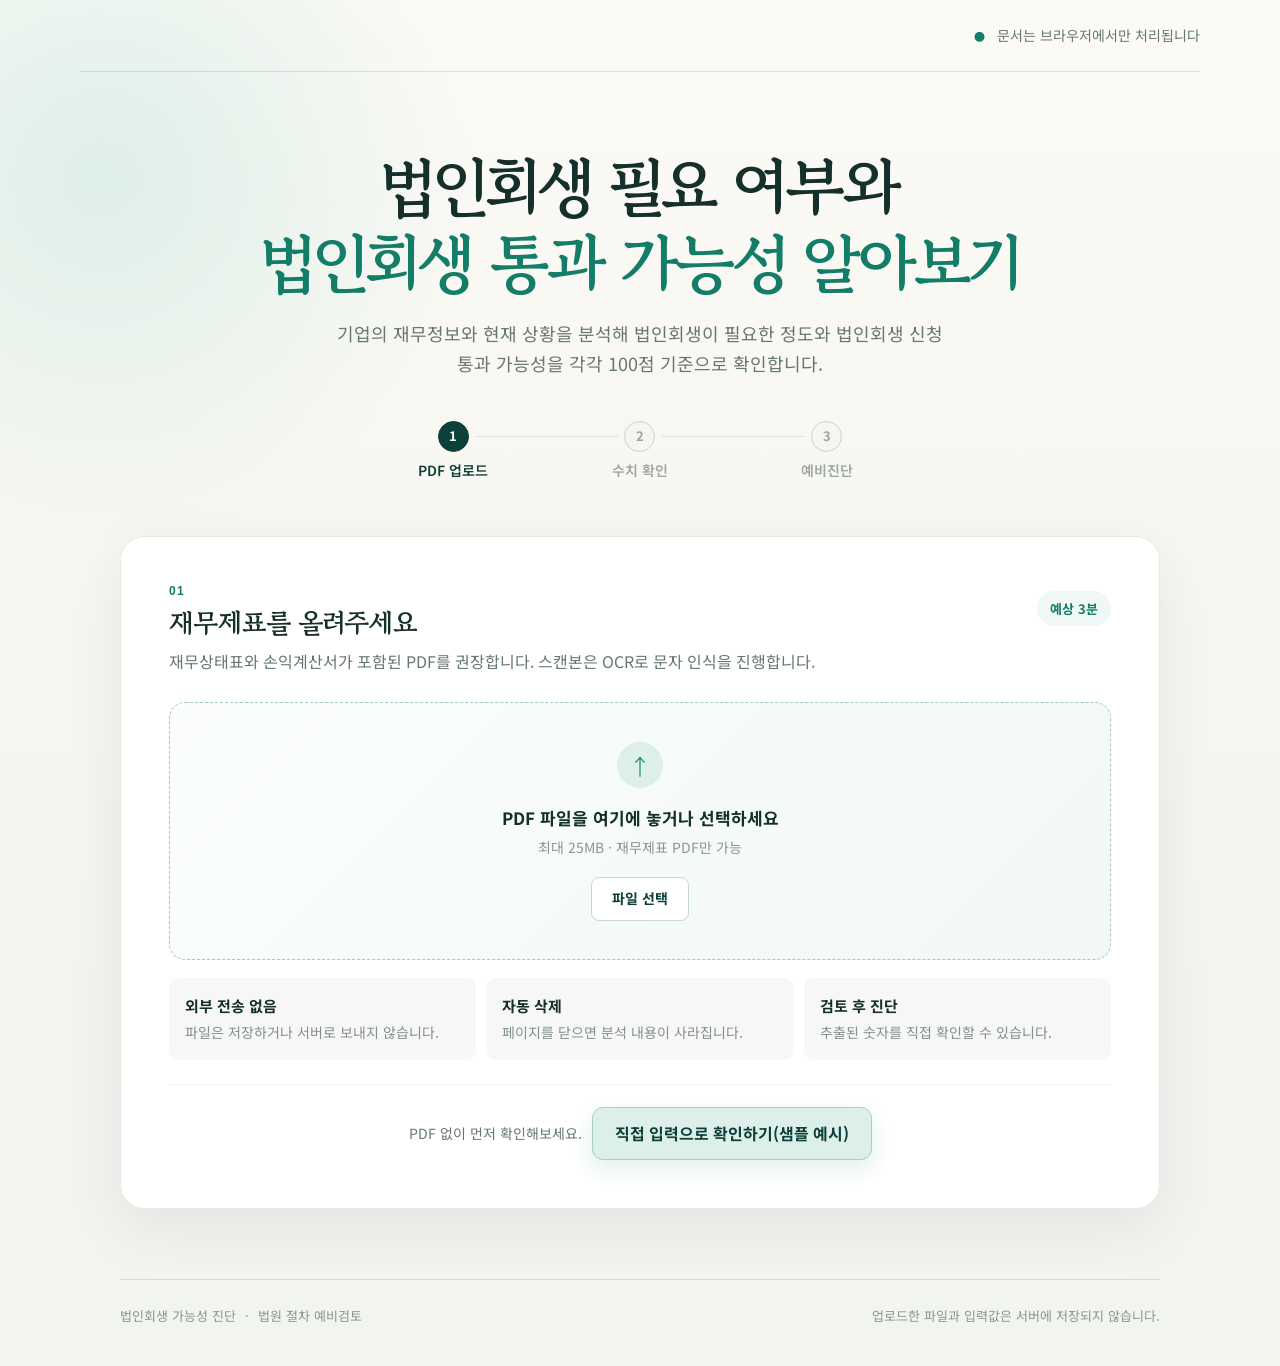
<file: index.html>
<!doctype html>
<html lang="ko">
  <head>
    <meta charset="UTF-8" />
    <meta name="viewport" content="width=device-width, initial-scale=1.0" />
    <meta
      name="description"
      content="재무제표 PDF와 기업 현황을 분석해 법인회생 필요성과 신청 통과 가능성을 점수로 확인하는 예비진단 도구"
    />
    <meta name="color-scheme" content="light" />
    <title>법인회생 가능성 예비진단</title>
    <link rel="stylesheet" href="./styles.css?v=20260806-14" />
  </head>
  <body>
    <div class="site-shell">
      <header class="topbar">
        <div class="secure-note"><span aria-hidden="true">●</span> 문서는 브라우저에서만 처리됩니다</div>
      </header>

      <main id="top">
        <section class="hero" aria-labelledby="page-title">
          <h1 id="page-title">법인회생 필요 여부와<br /><em>법인회생 통과 가능성 알아보기</em></h1>
          <p>
            기업의 재무정보와 현재 상황을 분석해 법인회생이 필요한 정도와
            법인회생 신청 통과 가능성을 각각 100점 기준으로 확인합니다.
          </p>
          <ol class="steps" aria-label="진단 단계">
            <li class="active" data-step="1"><b>1</b><span>PDF 업로드</span></li>
            <li data-step="2"><b>2</b><span>수치 확인</span></li>
            <li data-step="3"><b>3</b><span>예비진단</span></li>
          </ol>
        </section>

        <section class="workspace-card" id="upload-section" aria-labelledby="upload-title">
          <div class="section-heading">
            <div>
              <span class="section-number">01</span>
              <h2 id="upload-title">재무제표를 올려주세요</h2>
            <p>재무상태표와 손익계산서가 포함된 PDF를 권장합니다. 스캔본은 OCR로 문자 인식을 진행합니다.</p>
            </div>
            <span class="time-chip">예상 3분</span>
          </div>

          <label class="dropzone" id="dropzone" for="pdf-file">
            <input id="pdf-file" type="file" accept="application/pdf,.pdf" />
            <span class="upload-icon" aria-hidden="true">↑</span>
            <strong>PDF 파일을 여기에 놓거나 선택하세요</strong>
            <span>최대 25MB · 재무제표 PDF만 가능</span>
            <span class="file-button">파일 선택</span>
          </label>

          <div class="upload-status" id="upload-status" role="status" aria-live="polite" hidden>
            <span class="status-icon" aria-hidden="true">✓</span>
            <div>
              <strong id="status-title">파일을 확인했습니다</strong>
              <span id="status-detail"></span>
            </div>
            <button class="text-button" id="remove-file" type="button">다시 선택</button>
          </div>

          <div class="privacy-row">
            <p><b>외부 전송 없음</b><span>파일은 저장하거나 서버로 보내지 않습니다.</span></p>
            <p><b>자동 삭제</b><span>페이지를 닫으면 분석 내용이 사라집니다.</span></p>
            <p><b>검토 후 진단</b><span>추출된 숫자를 직접 확인할 수 있습니다.</span></p>
          </div>

          <div class="sample-row">
            <span>PDF 없이 먼저 확인해보세요.</span>
            <button class="link-button" id="sample-button" type="button">직접 입력으로 확인하기(샘플 예시)</button>
          </div>
        </section>

        <section class="workspace-card verify-card" id="verify-section" aria-labelledby="verify-title" hidden>
          <div class="section-heading">
            <div>
              <span class="section-number">02</span>
              <h2 id="verify-title">추출된 수치를 확인해주세요</h2>
              <p>자동 추출은 표 구조에 따라 오차가 있을 수 있습니다. 결산서와 다른 값은 수정해주세요.</p>
            </div>
            <span class="review-chip">직접 수정 가능</span>
          </div>

          <form id="diagnosis-form">
            <div class="meta-grid">
              <label>
                <span>회사명 <small>(선택)</small></span>
                <input id="company-name" name="companyName" type="text" placeholder="예: 주식회사 새봄" />
              </label>
              <label>
                <span>기준연도</span>
                <input id="fiscal-year" name="fiscalYear" type="number" min="2000" max="2100" />
              </label>
              <label>
                <span>금액 단위</span>
                <select id="amount-unit" name="amountUnit">
                  <option value="1">원</option>
                  <option value="1000">천원</option>
                  <option value="1000000" selected>백만원</option>
                </select>
              </label>
            </div>

            <div class="form-section-title">
              <h3>핵심 재무정보</h3>
              <span>음수는 - 기호로 입력</span>
            </div>
            <div class="metric-grid">
              <label><span>유동자산</span><div class="amount-input"><input name="currentAssets" inputmode="decimal" placeholder="0" /><i>단위 적용</i></div><small class="amount-korean" data-amount-korean="currentAssets"></small></label>
              <label><span>유동부채</span><div class="amount-input"><input name="currentLiabilities" inputmode="decimal" placeholder="0" /><i>단위 적용</i></div><small class="amount-korean" data-amount-korean="currentLiabilities"></small></label>
              <label><span>자산총계</span><div class="amount-input"><input name="totalAssets" inputmode="decimal" placeholder="0" required /><i>단위 적용</i></div><small class="amount-korean" data-amount-korean="totalAssets"></small></label>
              <label><span>부채총계</span><div class="amount-input"><input name="totalLiabilities" inputmode="decimal" placeholder="0" required /><i>단위 적용</i></div><small class="amount-korean" data-amount-korean="totalLiabilities"></small></label>
              <label><span>매출액</span><div class="amount-input"><input name="revenue" inputmode="decimal" placeholder="0" required /><i>단위 적용</i></div><small class="amount-korean" data-amount-korean="revenue"></small></label>
              <label><span>영업이익(손실)</span><div class="amount-input"><input name="operatingProfit" inputmode="decimal" placeholder="0" /><i>단위 적용</i></div><small class="amount-korean" data-amount-korean="operatingProfit"></small></label>
              <label><span>당기순이익(손실)</span><div class="amount-input"><input name="netIncome" inputmode="decimal" placeholder="0" /><i>단위 적용</i></div><small class="amount-korean" data-amount-korean="netIncome"></small></label>
              <label><span>현금 및 현금성자산</span><div class="amount-input"><input name="cash" inputmode="decimal" placeholder="0" /><i>단위 적용</i></div><small class="amount-korean" data-amount-korean="cash"></small></label>
              <label><span>이자비용</span><div class="amount-input"><input name="interestExpense" inputmode="decimal" placeholder="0" /><i>단위 적용</i></div><small class="amount-korean" data-amount-korean="interestExpense"></small></label>
              <label><span>영업활동 현금흐름</span><div class="amount-input"><input name="operatingCashFlow" inputmode="decimal" placeholder="0" /><i>단위 적용</i></div><small class="amount-korean" data-amount-korean="operatingCashFlow"></small></label>
            </div>

            <div class="form-section-title situation-title">
              <h3>현재 상황</h3>
              <span>진단의 정확도를 높이는 항목입니다</span>
            </div>
            <div class="situation-grid">
              <fieldset>
                <legend>현재 영업을 계속하고 있나요?</legend>
                <div class="choice-pills">
                  <label><input type="radio" name="businessContinuing" value="yes" checked /><span>예</span></label>
                  <label><input type="radio" name="businessContinuing" value="no" /><span>아니오</span></label>
                </div>
              </fieldset>
              <fieldset>
                <legend>최근 3개월 내 연체가 있나요?</legend>
                <div class="choice-pills">
                  <label><input type="radio" name="arrears" value="no" checked /><span>없음</span></label>
                  <label><input type="radio" name="arrears" value="yes" /><span>있음</span></label>
                </div>
              </fieldset>
              <fieldset>
                <legend>가압류·강제집행이 진행 중인가요?</legend>
                <div class="choice-pills">
                  <label><input type="radio" name="attachment" value="no" checked /><span>아니오</span></label>
                  <label><input type="radio" name="attachment" value="yes" /><span>예</span></label>
                </div>
              </fieldset>
              <fieldset>
                <legend>국세·지방세 체납이 있나요?</legend>
                <div class="choice-pills">
                  <label><input type="radio" name="taxArrears" value="no" checked /><span>없음</span></label>
                  <label><input type="radio" name="taxArrears" value="yes" /><span>있음</span></label>
                </div>
              </fieldset>
            </div>

            <div class="form-actions">
              <p><b>안내</b> 필수값은 자산총계, 부채총계, 매출액입니다.</p>
              <button class="primary-button" type="submit">예비진단 결과 보기 <span>→</span></button>
            </div>
          </form>
        </section>

        <section class="result-section" id="result-section" aria-labelledby="result-title" hidden>
          <div class="result-hero">
            <div class="result-copy">
              <span class="result-kicker" id="result-kicker">예비진단 완료</span>
              <h2 id="result-title">법인회생 필요성이 높고 <em>신청 통과 가능성도 있습니다</em></h2>
              <p id="result-summary"></p>
              <div class="result-flags" id="result-flags"></div>
            </div>
            <div class="score-panel" aria-label="법인회생 점수 결과">
              <div class="score-ring need-score-ring" id="need-score-ring" aria-label="법인회생 필요성 점수">
                <span><b id="need-score">0</b><i>/ 100</i></span>
                <small>법인회생 필요성</small>
              </div>
              <div class="score-ring pass-score-ring" id="pass-score-ring" aria-label="법인회생 신청 통과 가능성 점수">
                <span><b id="pass-score">0</b><i>/ 100</i></span>
                <small>신청 통과 가능성</small>
              </div>
            </div>
          </div>

          <div class="result-grid">
            <article class="result-card axis-card">
              <div class="card-title"><span>01</span><h3>진단 축</h3></div>
              <div class="axis-list">
                <div><p><span>지급불능 위험</span><b id="distress-value">0</b></p><i><span id="distress-bar"></span></i></div>
                <div><p><span>계속기업 가능성</span><b id="viability-value">0</b></p><i><span id="viability-bar"></span></i></div>
                <div><p><span>구조조정 여력</span><b id="restructure-value">0</b></p><i><span id="restructure-bar"></span></i></div>
              </div>
            </article>

            <article class="result-card ratio-card">
              <div class="card-title"><span>02</span><h3>핵심 재무비율</h3></div>
              <dl>
                <div><dt>유동비율</dt><dd id="current-ratio">-</dd></div>
                <div><dt>부채비율</dt><dd id="debt-ratio">-</dd></div>
                <div><dt>영업이익률</dt><dd id="operating-margin">-</dd></div>
                <div><dt>이자보상배율</dt><dd id="interest-coverage">-</dd></div>
              </dl>
            </article>

            <article class="result-card findings-card">
              <div class="card-title"><span>03</span><h3>주요 판단 근거</h3></div>
              <ul id="findings-list"></ul>
            </article>
          </div>

          <article class="interpretation-card" aria-labelledby="interpretation-title">
            <div class="interpretation-heading">
              <span class="section-number">RESULT GUIDE</span>
              <h3 id="interpretation-title">이 결과를 이렇게 해석하세요</h3>
              <p>점수만 보지 말고 현재 위기, 영업 지속성, 법원 절차 검토 요소를 함께 확인해야 합니다.</p>
            </div>
            <div class="interpretation-grid">
              <section>
                <b>01</b>
                <strong>법인회생 필요성</strong>
                <p id="result-need-explanation"></p>
              </section>
              <section>
                <b>02</b>
                <strong>신청 통과 가능성</strong>
                <p id="result-pass-explanation"></p>
              </section>
              <section>
                <b>03</b>
                <strong>재무수치의 근거</strong>
                <p id="result-financial-explanation"></p>
              </section>
              <section>
                <b>04</b>
                <strong>법원 판단 전 확인사항</strong>
                <p id="result-procedure-explanation"></p>
              </section>
            </div>
          </article>

          <article class="next-step-card">
            <div>
              <span class="section-number">NEXT</span>
              <h3>지금 준비하면 좋은 자료</h3>
              <p>전문가 상담 전 아래 자료를 정리하면 법인회생절차의 검토 가능성과 자금계획을 더 구체적으로 살펴볼 수 있습니다.</p>
            </div>
            <ol>
              <li><b>01</b><span><strong>최근 3개년 재무자료</strong>재무제표·부가세 신고자료</span></li>
              <li><b>02</b><span><strong>채권자 및 담보 목록</strong>금융기관·상거래채무·체납</span></li>
              <li><b>03</b><span><strong>향후 13주 자금계획</strong>예상 매출·필수비용·상환일정</span></li>
            </ol>
          </article>

          <div class="result-actions">
            <button class="secondary-button" id="restart-button" type="button">처음부터 다시 진단</button>
            <button class="primary-button" id="print-button" type="button">결과 인쇄·PDF 저장 <span>↗</span></button>
          </div>

          <div class="disclaimer">
            <b>꼭 확인해주세요</b>
            <p>
              본 결과는 입력된 재무정보와 회사 현황을 바탕으로 해당 법인이 법원의 법인회생절차를 검토할 필요성과
              기초적인 가능성을 미리 살펴보는 예비진단입니다. 신청 통과 가능성 점수는 법원의 실제 승인 확률이 아니며,
              법원의 판단을 보장하거나 법률·회계 자문을 대신하지 않습니다. 실제 신청 전에는 변호사·회계사 등
              전문가가 채무구조, 담보권, 현금흐름, 청산가치, 계속기업가치와 회생계획 수행 가능성을 종합 검토해야 합니다.
            </p>
          </div>
        </section>
      </main>

      <footer>
        <p>법인회생 가능성 진단 <span>·</span> 법원 절차 예비검토</p>
        <p>업로드한 파일과 입력값은 서버에 저장되지 않습니다.</p>
      </footer>
    </div>

    <script type="module" src="./app.js?v=20260806-14"></script>
  </body>
</html>
</file>
<file: styles.css>
@import url("https://fonts.googleapis.com/css2?family=Gowun+Batang:wght@700&family=Noto+Sans+KR:wght@400;500;600;700&display=swap");

:root {
  --ink: #152f2b;
  --deep: #0c413a;
  --green: #137d68;
  --mint: #dcf0e9;
  --mint-light: #f0f8f5;
  --paper: #f7f5ef;
  --white: #fff;
  --line: #dbe2dd;
  --muted: #677772;
  --warm: #d7a461;
  --danger: #c85347;
  --shadow: 0 18px 60px rgba(23, 56, 49, 0.08);
}

* { box-sizing: border-box; }
html { scroll-behavior: smooth; }
body {
  margin: 0;
  color: var(--ink);
  background:
    radial-gradient(circle at 8% 13%, rgba(219, 238, 231, 0.9), transparent 23rem),
    linear-gradient(180deg, #fbfaf6 0%, var(--paper) 55%, #f1f4ef 100%);
  font-family: "Noto Sans KR", system-ui, sans-serif;
  line-height: 1.65;
  -webkit-font-smoothing: antialiased;
}
button, input, select { font: inherit; }
button { color: inherit; }
button, label[for] { -webkit-tap-highlight-color: transparent; }
.site-shell { overflow: hidden; }
.topbar {
  width: min(1120px, calc(100% - 40px));
  margin: 0 auto;
  padding: 24px 0;
  display: flex;
  justify-content: flex-end;
  align-items: center;
  border-bottom: 1px solid rgba(21, 47, 43, 0.12);
}
.brand { color: inherit; display: flex; align-items: center; gap: 12px; text-decoration: none; }
.brand-mark {
  width: 42px; height: 42px; display: grid; place-items: center;
  background: var(--deep); color: white; border-radius: 50% 50% 50% 8px;
  font: 700 22px/1 Georgia, serif;
}
.brand strong, .brand small { display: block; }
.brand strong { font-size: 15px; letter-spacing: -0.03em; }
.brand small { margin-top: -2px; color: var(--muted); font: 500 9px/1.2 Arial, sans-serif; letter-spacing: 0.08em; text-transform: uppercase; }
.secure-note { color: var(--muted); font-size: 12px; }
.secure-note span { color: var(--green); font-size: 8px; margin-right: 8px; }
main { width: min(1040px, calc(100% - 40px)); margin: 0 auto; }
.hero { padding: 76px 0 54px; text-align: center; }
.eyebrow { color: var(--green); font-size: 13px; font-weight: 700; letter-spacing: 0.04em; }
.eyebrow span { display: inline-grid; place-items: center; width: 22px; height: 22px; margin-right: 8px; border: 1px solid var(--green); border-radius: 50%; font-size: 11px; }
.hero h1 { margin: 0 0 20px; font: 700 clamp(38px, 6vw, 64px)/1.18 "Gowun Batang", Georgia, serif; letter-spacing: -0.055em; }
.hero h1 em { color: var(--green); font-style: normal; }
.hero > p { max-width: 620px; margin: 0 auto; color: var(--muted); font-size: 15px; word-break: keep-all; }
.steps { max-width: 560px; margin: 42px auto 0; padding: 0; display: grid; grid-template-columns: repeat(3, 1fr); list-style: none; }
.steps li { position: relative; display: flex; flex-direction: column; align-items: center; gap: 7px; color: #9ba7a3; font-size: 11px; font-weight: 600; }
.steps li:not(:last-child)::after { content: ""; position: absolute; top: 15px; left: calc(50% + 22px); width: calc(100% - 44px); height: 1px; background: var(--line); }
.steps b { width: 31px; height: 31px; z-index: 1; display: grid; place-items: center; border: 1px solid #cad4cf; border-radius: 50%; background: var(--paper); font-size: 11px; }
.steps li.active { color: var(--deep); }
.steps li.active b, .steps li.complete b { border-color: var(--deep); background: var(--deep); color: white; }
.steps li.complete::after { background: var(--green); }
.workspace-card { margin-bottom: 32px; padding: 48px; border: 1px solid rgba(21, 47, 43, 0.1); border-radius: 24px; background: rgba(255,255,255,0.92); box-shadow: var(--shadow); }
.section-heading { margin-bottom: 28px; display: flex; align-items: flex-start; justify-content: space-between; gap: 24px; }
.section-number { display: block; margin-bottom: 8px; color: var(--green); font: 700 10px/1 Arial, sans-serif; letter-spacing: 0.12em; }
.section-heading h2 { margin: 0; font: 700 27px/1.35 "Gowun Batang", Georgia, serif; letter-spacing: -0.04em; }
.section-heading p { margin: 7px 0 0; color: var(--muted); font-size: 13px; }
.time-chip, .review-chip { flex: none; margin-top: 6px; padding: 7px 13px; border-radius: 999px; color: var(--green); background: var(--mint-light); font-size: 10px; font-weight: 700; }
.dropzone { min-height: 258px; display: flex; flex-direction: column; align-items: center; justify-content: center; border: 1.5px dashed #a9c8bc; border-radius: 16px; background: linear-gradient(135deg, #fbfefc, #f1f8f5); cursor: pointer; transition: .2s ease; }
.dropzone:hover, .dropzone.dragging { border-color: var(--green); background: var(--mint-light); transform: translateY(-2px); }
.dropzone input { position: absolute; width: 1px; height: 1px; opacity: 0; }
.upload-icon { width: 46px; height: 46px; display: grid; place-items: center; margin-bottom: 16px; border-radius: 50%; color: var(--green); background: var(--mint); font-size: 22px; font-weight: 300; }
.dropzone strong { font-size: 15px; }
.dropzone > span:nth-of-type(2) { margin-top: 4px; color: #899792; font-size: 11px; }
.file-button { margin-top: 18px; padding: 9px 20px; border: 1px solid #c6d9d2; border-radius: 8px; background: white; color: var(--deep); font-size: 11px; font-weight: 700; }
.upload-status { min-height: 86px; padding: 18px 20px; display: flex; align-items: center; gap: 14px; border: 1px solid #bad7cc; border-radius: 14px; background: var(--mint-light); }
.status-icon { width: 34px; height: 34px; display: grid; place-items: center; flex: none; border-radius: 50%; background: var(--green); color: white; }
.upload-status div { min-width: 0; flex: 1; }
.upload-status strong, .upload-status span { display: block; }
.upload-status strong { font-size: 13px; }
.upload-status span { overflow: hidden; margin-top: 2px; color: var(--muted); font-size: 11px; text-overflow: ellipsis; white-space: nowrap; }
.text-button, .link-button { padding: 4px; border: 0; background: transparent; cursor: pointer; font-size: 11px; font-weight: 700; }
.text-button { color: var(--muted); text-decoration: underline; }
.link-button { color: var(--green); }
.privacy-row { margin-top: 18px; display: grid; grid-template-columns: repeat(3, 1fr); gap: 10px; }
.privacy-row p { margin: 0; padding: 16px; border-radius: 10px; background: #f7f8f5; }
.privacy-row b, .privacy-row span { display: block; }
.privacy-row b { font-size: 11px; }
.privacy-row span { margin-top: 2px; color: #84908c; font-size: 9px; }
.sample-row { margin-top: 24px; padding-top: 22px; display: flex; justify-content: center; gap: 10px; border-top: 1px solid #edf0ed; color: var(--muted); font-size: 11px; }
.sample-row { align-items: center; flex-wrap: wrap; }
.sample-row .link-button {
  min-height: 50px;
  padding: 12px 22px;
  border: 1px solid #a8cfc0;
  border-radius: 11px;
  background: var(--mint);
  color: var(--deep);
  box-shadow: 0 8px 20px rgba(19, 125, 104, .12);
  font-size: 16px;
  transition: .18s ease;
}
.sample-row .link-button:hover { background: #cae9de; transform: translateY(-1px); }
.verify-card { padding-bottom: 38px; }
.meta-grid { display: grid; grid-template-columns: 1.5fr .7fr .8fr; gap: 14px; }
form label > span, .meta-grid label > span { display: block; margin-bottom: 7px; font-size: 11px; font-weight: 700; }
form label small { color: #a1aaa6; font-weight: 400; }
input[type="text"], input[type="number"], input[inputmode="decimal"], select { width: 100%; height: 46px; padding: 0 13px; border: 1px solid var(--line); border-radius: 9px; outline: none; background: white; color: var(--ink); font-size: 13px; transition: .15s ease; }
input:focus, select:focus { border-color: var(--green); box-shadow: 0 0 0 3px rgba(19,125,104,.1); }
.form-section-title { margin: 34px 0 16px; display: flex; align-items: baseline; justify-content: space-between; border-bottom: 1px solid #e9eeea; }
.form-section-title h3 { margin: 0 0 11px; font-size: 14px; }
.form-section-title span { color: #8d9995; font-size: 9px; }
.metric-grid { display: grid; grid-template-columns: repeat(2, 1fr); gap: 13px 18px; }
.amount-input { position: relative; }
.amount-input input { padding-right: 64px; text-align: right; }
.amount-input i { position: absolute; top: 15px; right: 11px; color: #9ba6a2; font-size: 8px; font-style: normal; pointer-events: none; }
.amount-korean { display: block; min-height: 20px; margin-top: 5px; color: var(--green); font-size: 13px; font-weight: 600; line-height: 1.4; text-align: right; word-break: keep-all; }
.situation-title { margin-top: 38px; }
.situation-grid { display: grid; grid-template-columns: repeat(2, 1fr); gap: 12px; }
fieldset { margin: 0; padding: 15px 16px; border: 1px solid var(--line); border-radius: 11px; }
legend { padding: 0 5px; font-size: 10px; font-weight: 700; }
.choice-pills { display: grid; grid-template-columns: repeat(2, 1fr); gap: 7px; }
.choice-pills label { cursor: pointer; }
.choice-pills input { position: absolute; opacity: 0; pointer-events: none; }
.choice-pills span { margin: 0; padding: 7px 10px; border-radius: 7px; background: #f4f6f3; color: var(--muted); font-size: 9px; text-align: center; }
.choice-pills input:checked + span { background: var(--mint); color: var(--deep); box-shadow: inset 0 0 0 1px #a8cfc0; }
.form-actions { margin-top: 32px; padding-top: 24px; display: flex; align-items: center; justify-content: space-between; gap: 20px; border-top: 1px solid #e8ece9; }
.form-actions p { margin: 0; color: var(--muted); font-size: 9px; }
.form-actions p b { color: var(--green); margin-right: 5px; }
.primary-button, .secondary-button { min-height: 48px; padding: 0 24px; border-radius: 9px; cursor: pointer; font-size: 12px; font-weight: 700; transition: .18s ease; }
.primary-button { border: 0; background: var(--deep); color: white; box-shadow: 0 8px 20px rgba(12,65,58,.18); }
.primary-button:hover { background: #07564b; transform: translateY(-1px); }
.primary-button span { margin-left: 10px; }
.secondary-button { border: 1px solid #bdcac5; background: white; color: var(--deep); }
.result-section { margin: 64px 0 40px; }
.result-hero { min-height: 340px; padding: 55px 66px; display: flex; align-items: center; justify-content: space-between; gap: 36px; border-radius: 24px 24px 0 0; background: var(--deep); color: white; box-shadow: var(--shadow); }
.result-copy { max-width: 520px; }
.result-kicker { color: #91cdbd; font-size: 10px; font-weight: 700; letter-spacing: .12em; }
.result-copy h2 { margin: 13px 0 14px; font: 700 clamp(30px, 5vw, 45px)/1.3 "Gowun Batang", Georgia, serif; letter-spacing: -.045em; }
.result-copy h2 em { color: #9ed9c7; font-style: normal; }
.result-copy > p { margin: 0; color: #c6d9d4; font-size: 13px; word-break: keep-all; }
.result-flags { margin-top: 20px; display: flex; flex-wrap: wrap; gap: 7px; }
.result-flags span { padding: 6px 10px; border: 1px solid rgba(255,255,255,.18); border-radius: 999px; color: #e2eeeb; font-size: 9px; }
.score-panel { display: flex; align-items: center; gap: 14px; flex: none; }
.score-ring { --score: 0; --ring-color: #9ed9c7; position: relative; width: 136px; height: 136px; display: grid; place-items: center; flex: none; border-radius: 50%; background: conic-gradient(var(--ring-color) calc(var(--score) * 1%), rgba(255,255,255,.12) 0); }
.need-score-ring { --ring-color: #f0bf7b; }
.pass-score-ring { --ring-color: #9ed9c7; }
.score-ring::before { content: ""; position: absolute; inset: 10px; border-radius: 50%; background: var(--deep); }
.score-ring span, .score-ring small { position: absolute; z-index: 1; }
.score-ring span { top: 40px; }
.score-ring b { font: 700 31px/1 Arial, sans-serif; }
.score-ring i { color: #9bb8b1; font-size: 10px; font-style: normal; }
.score-ring small { width: 100%; bottom: 25px; color: #b5cbc6; font-size: 9px; text-align: center; word-break: keep-all; }
.result-grid { display: grid; grid-template-columns: 1.1fr .9fr 1.2fr; border: 1px solid var(--line); border-top: 0; border-radius: 0 0 20px 20px; background: white; overflow: hidden; }
.result-card { min-height: 285px; padding: 32px; }
.result-card + .result-card { border-left: 1px solid var(--line); }
.card-title { display: flex; align-items: center; gap: 10px; margin-bottom: 27px; }
.card-title > span { color: var(--green); font: 700 9px/1 Arial, sans-serif; }
.card-title h3 { margin: 0; font-size: 13px; }
.axis-list { display: grid; gap: 20px; }
.axis-list p { margin: 0 0 6px; display: flex; justify-content: space-between; font-size: 10px; }
.axis-list p b { font-size: 11px; }
.axis-list > div > i { height: 5px; display: block; overflow: hidden; border-radius: 999px; background: #edf1ee; }
.axis-list > div > i span { width: 0; height: 100%; display: block; border-radius: inherit; background: var(--green); transition: width .65s ease; }
.ratio-card dl { margin: 0; }
.ratio-card dl div { padding: 10px 0; display: flex; align-items: baseline; justify-content: space-between; border-bottom: 1px solid #edf0ed; }
.ratio-card dt { color: var(--muted); font-size: 9px; }
.ratio-card dd { margin: 0; font: 700 13px/1 Arial, sans-serif; }
.findings-card ul { margin: 0; padding: 0; display: grid; gap: 13px; list-style: none; }
.findings-card li { position: relative; padding-left: 19px; color: var(--muted); font-size: 10px; line-height: 1.55; word-break: keep-all; }
.findings-card li::before { content: ""; position: absolute; top: 6px; left: 0; width: 8px; height: 8px; border-radius: 50%; background: var(--mint); box-shadow: inset 0 0 0 2px var(--green); }
.findings-card li.risk::before { background: #f7dfdb; box-shadow: inset 0 0 0 2px var(--danger); }
.interpretation-card { margin-top: 24px; padding: 36px 40px; border: 1px solid #d9e5df; border-radius: 16px; background: white; box-shadow: var(--shadow); }
.interpretation-heading { margin-bottom: 24px; }
.interpretation-heading h3 { margin: 0; font: 700 23px/1.4 "Gowun Batang", Georgia, serif; }
.interpretation-heading p { margin: 7px 0 0; color: var(--muted); font-size: 14px; }
.interpretation-grid { display: grid; grid-template-columns: repeat(2, 1fr); gap: 14px; }
.interpretation-grid section { padding: 22px; border-radius: 12px; background: #f7f9f6; }
.interpretation-grid section > b { display: block; margin-bottom: 10px; color: var(--green); font: 700 11px/1 Arial, sans-serif; }
.interpretation-grid strong { display: block; margin-bottom: 9px; font-size: 16px; }
.interpretation-grid p { margin: 0; color: var(--muted); font-size: 14px; line-height: 1.75; word-break: keep-all; }
.next-step-card { margin-top: 24px; padding: 34px 40px; display: grid; grid-template-columns: .9fr 1.4fr; gap: 36px; align-items: center; border: 1px solid #d9e5df; border-radius: 16px; background: var(--mint-light); }
.next-step-card h3 { margin: 0; font: 700 21px/1.4 "Gowun Batang", Georgia, serif; }
.next-step-card p { margin: 7px 0 0; color: var(--muted); font-size: 9px; }
.next-step-card ol { margin: 0; padding: 0; display: grid; grid-template-columns: repeat(3, 1fr); gap: 8px; list-style: none; }
.next-step-card li { min-height: 96px; padding: 14px; border-radius: 10px; background: white; }
.next-step-card li > b { display: block; margin-bottom: 9px; color: var(--green); font: 700 8px/1 Arial, sans-serif; }
.next-step-card li strong, .next-step-card li span { display: block; }
.next-step-card li strong { margin-bottom: 2px; font-size: 9px; }
.next-step-card li span { color: var(--muted); font-size: 8px; }
.result-actions { margin-top: 22px; display: flex; justify-content: flex-end; gap: 9px; }
.disclaimer { margin-top: 26px; padding: 18px 22px; display: flex; align-items: flex-start; gap: 18px; border-top: 1px solid #dfe5e1; color: #7c8884; }
.disclaimer b { flex: none; color: var(--ink); font-size: 9px; }
.disclaimer p { margin: 0; font-size: 8px; line-height: 1.8; }
footer { width: min(1040px, calc(100% - 40px)); margin: 70px auto 0; padding: 25px 0 40px; display: flex; justify-content: space-between; border-top: 1px solid rgba(21,47,43,.12); color: #8a9692; font-size: 9px; }
footer p { margin: 0; } footer span { margin: 0 5px; }
[hidden] { display: none !important; }

@media (max-width: 800px) {
  .workspace-card { padding: 32px 24px; }
  .privacy-row { grid-template-columns: 1fr; }
  .meta-grid { grid-template-columns: 1fr 1fr; }
  .meta-grid label:first-child { grid-column: 1 / -1; }
  .result-hero { padding: 42px 34px; }
  .result-hero { display: block; }
  .score-panel { margin-top: 30px; justify-content: center; }
  .result-grid { grid-template-columns: 1fr; }
  .result-card { min-height: 0; }
  .result-card + .result-card { border-left: 0; border-top: 1px solid var(--line); }
  .interpretation-grid { grid-template-columns: 1fr; }
  .next-step-card { grid-template-columns: 1fr; }
}

@media (max-width: 560px) {
  .topbar, main, footer { width: min(100% - 28px, 1040px); }
  .topbar { display: none; }
  .secure-note { display: none; }
  .hero { padding: 52px 0 36px; }
  .hero h1 { font-size: 37px; }
  .hero > p { font-size: 13px; }
  .steps { margin-top: 32px; }
  .workspace-card { padding: 28px 18px; border-radius: 17px; }
  .section-heading { display: block; }
  .time-chip, .review-chip { display: inline-block; margin-top: 13px; }
  .dropzone { min-height: 235px; padding: 20px; text-align: center; }
  .sample-row { display: block; text-align: center; }
  .sample-row span, .sample-row button { display: block; margin: 4px auto; }
  .meta-grid, .metric-grid, .situation-grid { grid-template-columns: 1fr; }
  .meta-grid label:first-child { grid-column: auto; }
  .form-section-title { display: block; }
  .form-section-title span { display: block; margin: -6px 0 10px; }
  .form-actions { display: block; }
  .form-actions .primary-button { width: 100%; margin-top: 18px; }
  .result-section { margin-top: 45px; }
  .result-hero { padding: 38px 25px; display: block; border-radius: 17px 17px 0 0; }
  .score-panel { gap: 10px; }
  .score-ring { width: 124px; height: 124px; }
  .score-ring span { top: 36px; }
  .score-ring small { bottom: 22px; }
  .next-step-card { padding: 26px 21px; }
  .interpretation-card { padding: 28px 21px; }
  .interpretation-grid section { padding: 19px; }
  .next-step-card ol { grid-template-columns: 1fr; }
  .result-actions { flex-direction: column-reverse; }
  .result-actions button { width: 100%; }
  .disclaimer { display: block; }
  .disclaimer p { margin-top: 6px; }
  footer { display: block; text-align: center; }
  footer p + p { margin-top: 4px; }
}

/* Keep headings as designed while making all supporting content easier to read. */
body { font-size: 16px; }
.brand small { font-size: 11px; }
.secure-note { font-size: 14px; }
.secure-note span { font-size: 11px; }
.eyebrow { font-size: 15px; }
.eyebrow span { font-size: 13px; }
.hero > p { font-size: 18px; }
.steps li { font-size: 14px; }
.steps b { font-size: 13px; }
.section-number { font-size: 12px; }
.section-heading p { font-size: 16px; }
.time-chip, .review-chip { font-size: 13px; }
.dropzone strong { font-size: 17px; }
.dropzone > span:nth-of-type(2) { font-size: 14px; }
.file-button { font-size: 14px; }
.upload-status strong { font-size: 16px; }
.upload-status span { font-size: 14px; }
.text-button, .link-button { font-size: 14px; }
.privacy-row b { font-size: 15px; }
.privacy-row span { font-size: 14px; }
.sample-row { font-size: 14px; }
form label > span, .meta-grid label > span { font-size: 15px; }
input[type="text"], input[type="number"], input[inputmode="decimal"], select { font-size: 16px; }
.form-section-title span { font-size: 13px; }
.amount-input input { padding-right: 84px; font-variant-numeric: tabular-nums; }
.amount-input i { top: 13px; font-size: 12px; }
.amount-korean { font-size: 14px; }
legend { font-size: 14px; }
.choice-pills span { font-size: 14px; }
.form-actions p { font-size: 13px; }
.primary-button, .secondary-button { font-size: 15px; }
.result-kicker { font-size: 13px; }
.result-copy > p { font-size: 16px; }
.result-flags span { font-size: 13px; }
.score-ring i { font-size: 12px; }
.score-ring small { font-size: 11px; }
.card-title > span { font-size: 11px; }
.axis-list p { font-size: 14px; }
.axis-list p b { font-size: 14px; }
.ratio-card dt { font-size: 13px; }
.ratio-card dd { font-size: 16px; }
.findings-card li { font-size: 14px; }
.next-step-card p { font-size: 14px; }
.next-step-card li > b { font-size: 10px; }
.next-step-card li strong { font-size: 14px; }
.next-step-card li span { font-size: 13px; }
.disclaimer b { font-size: 13px; }
.disclaimer p { font-size: 13px; }
footer { font-size: 13px; }

@media print {
  body { background: white; }
  .topbar, .hero, #upload-section, #verify-section, .result-actions, footer { display: none !important; }
  main { width: 100%; }
  .result-section { margin: 0; }
  .result-hero, .result-card, .next-step-card { break-inside: avoid; }
  .interpretation-card { break-inside: avoid; }
  .result-hero { print-color-adjust: exact; -webkit-print-color-adjust: exact; }
}
</file>
